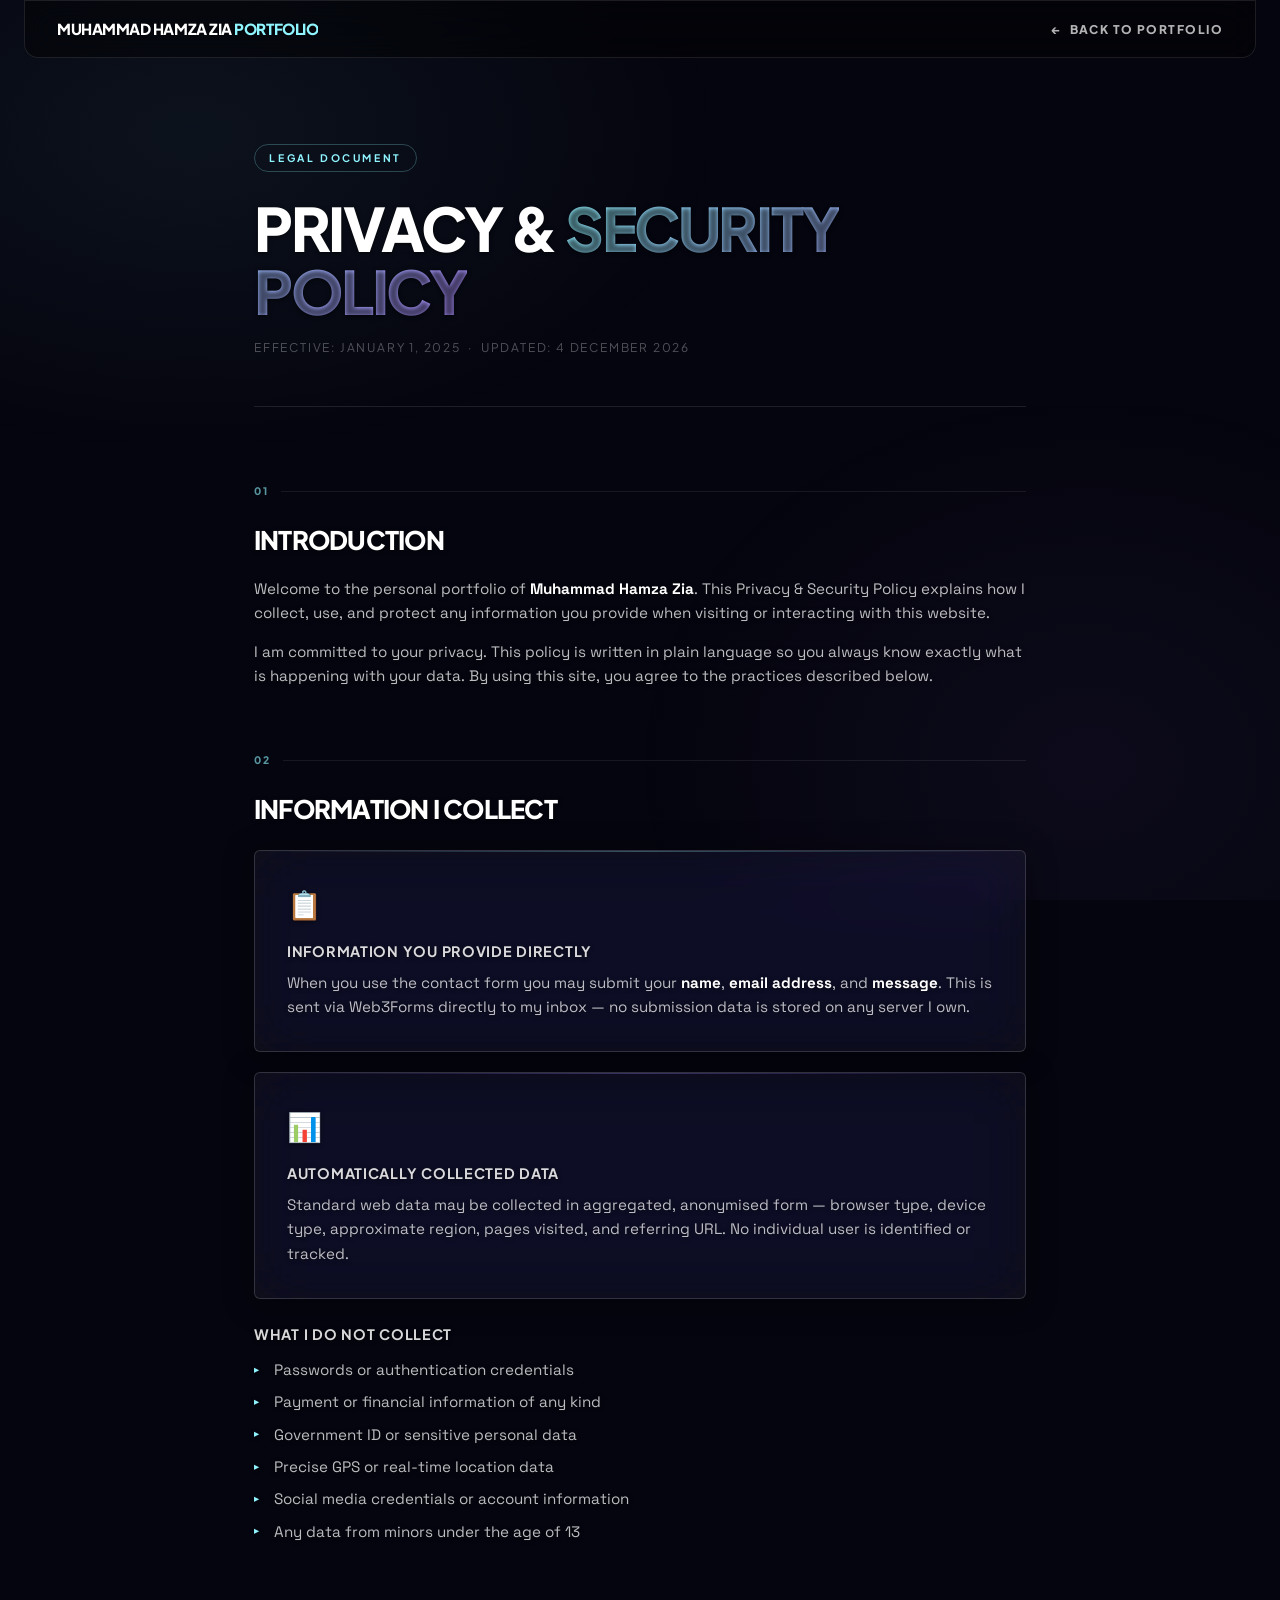
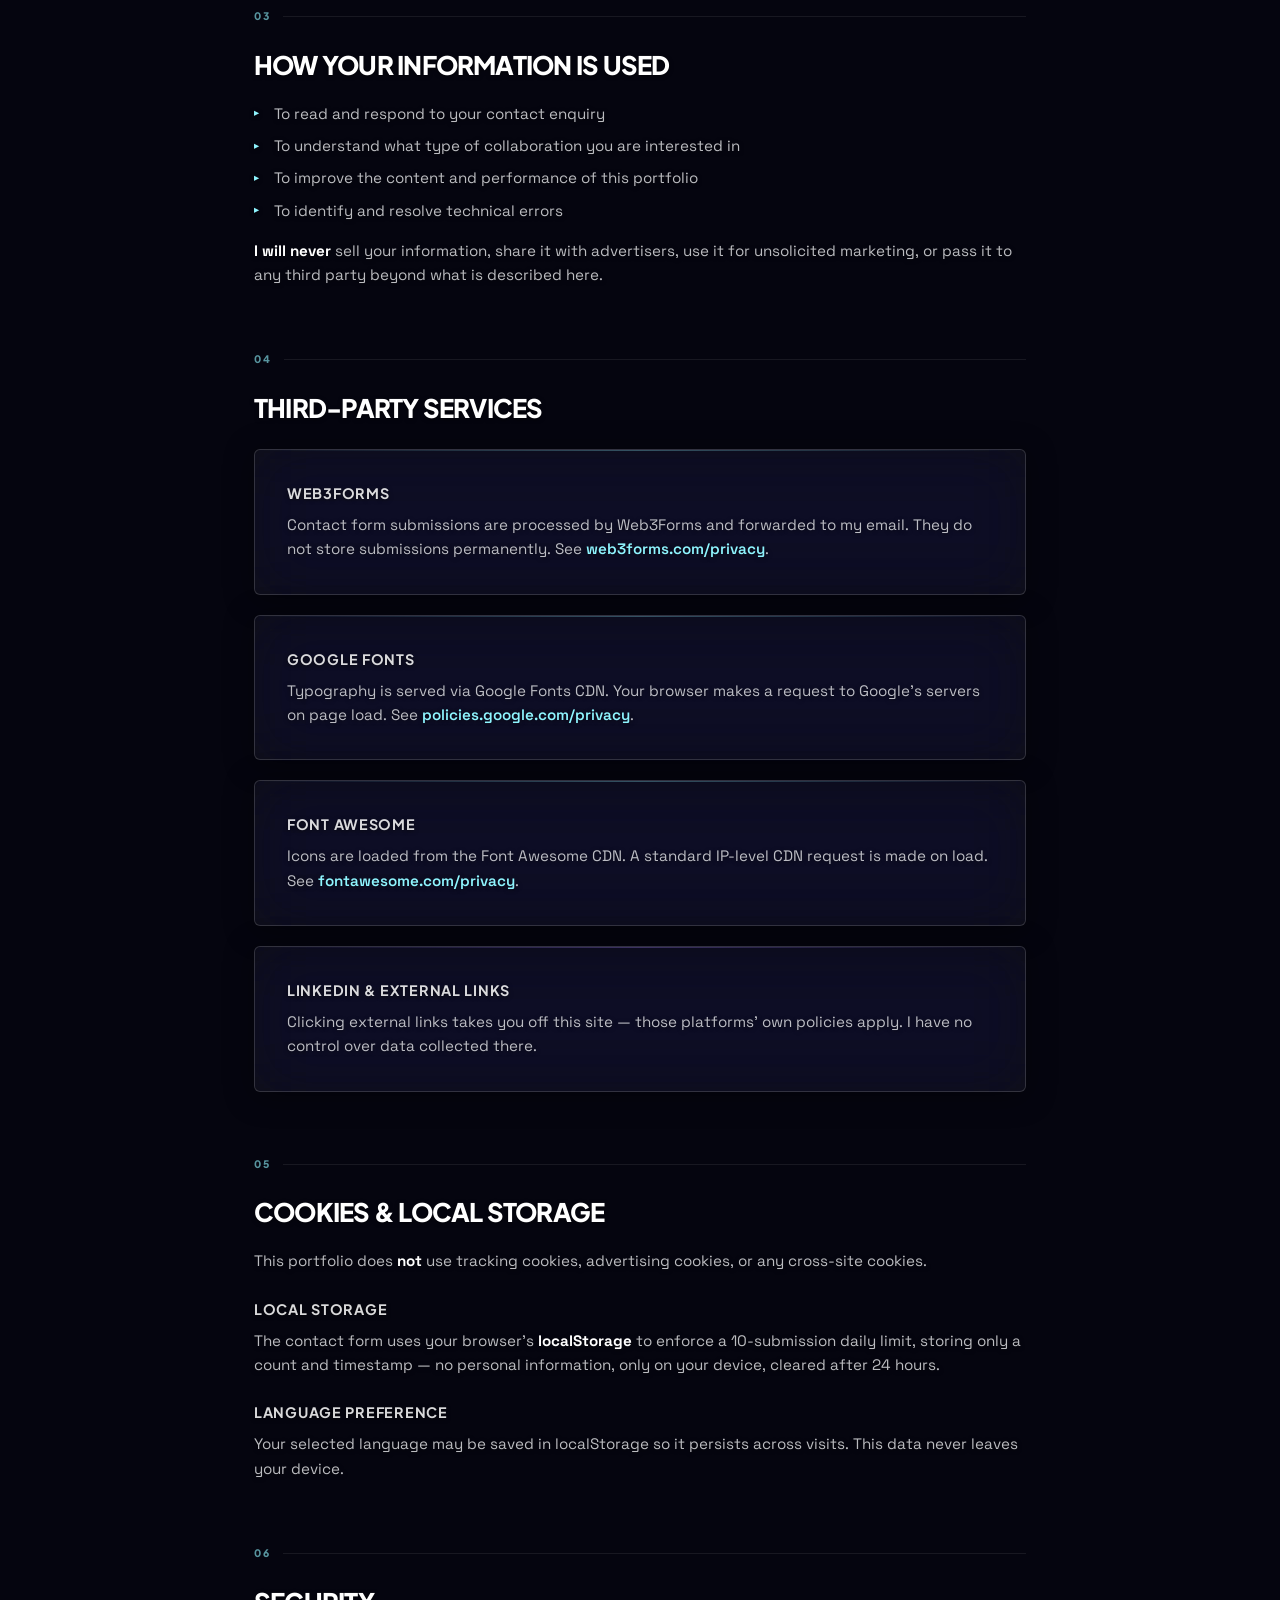
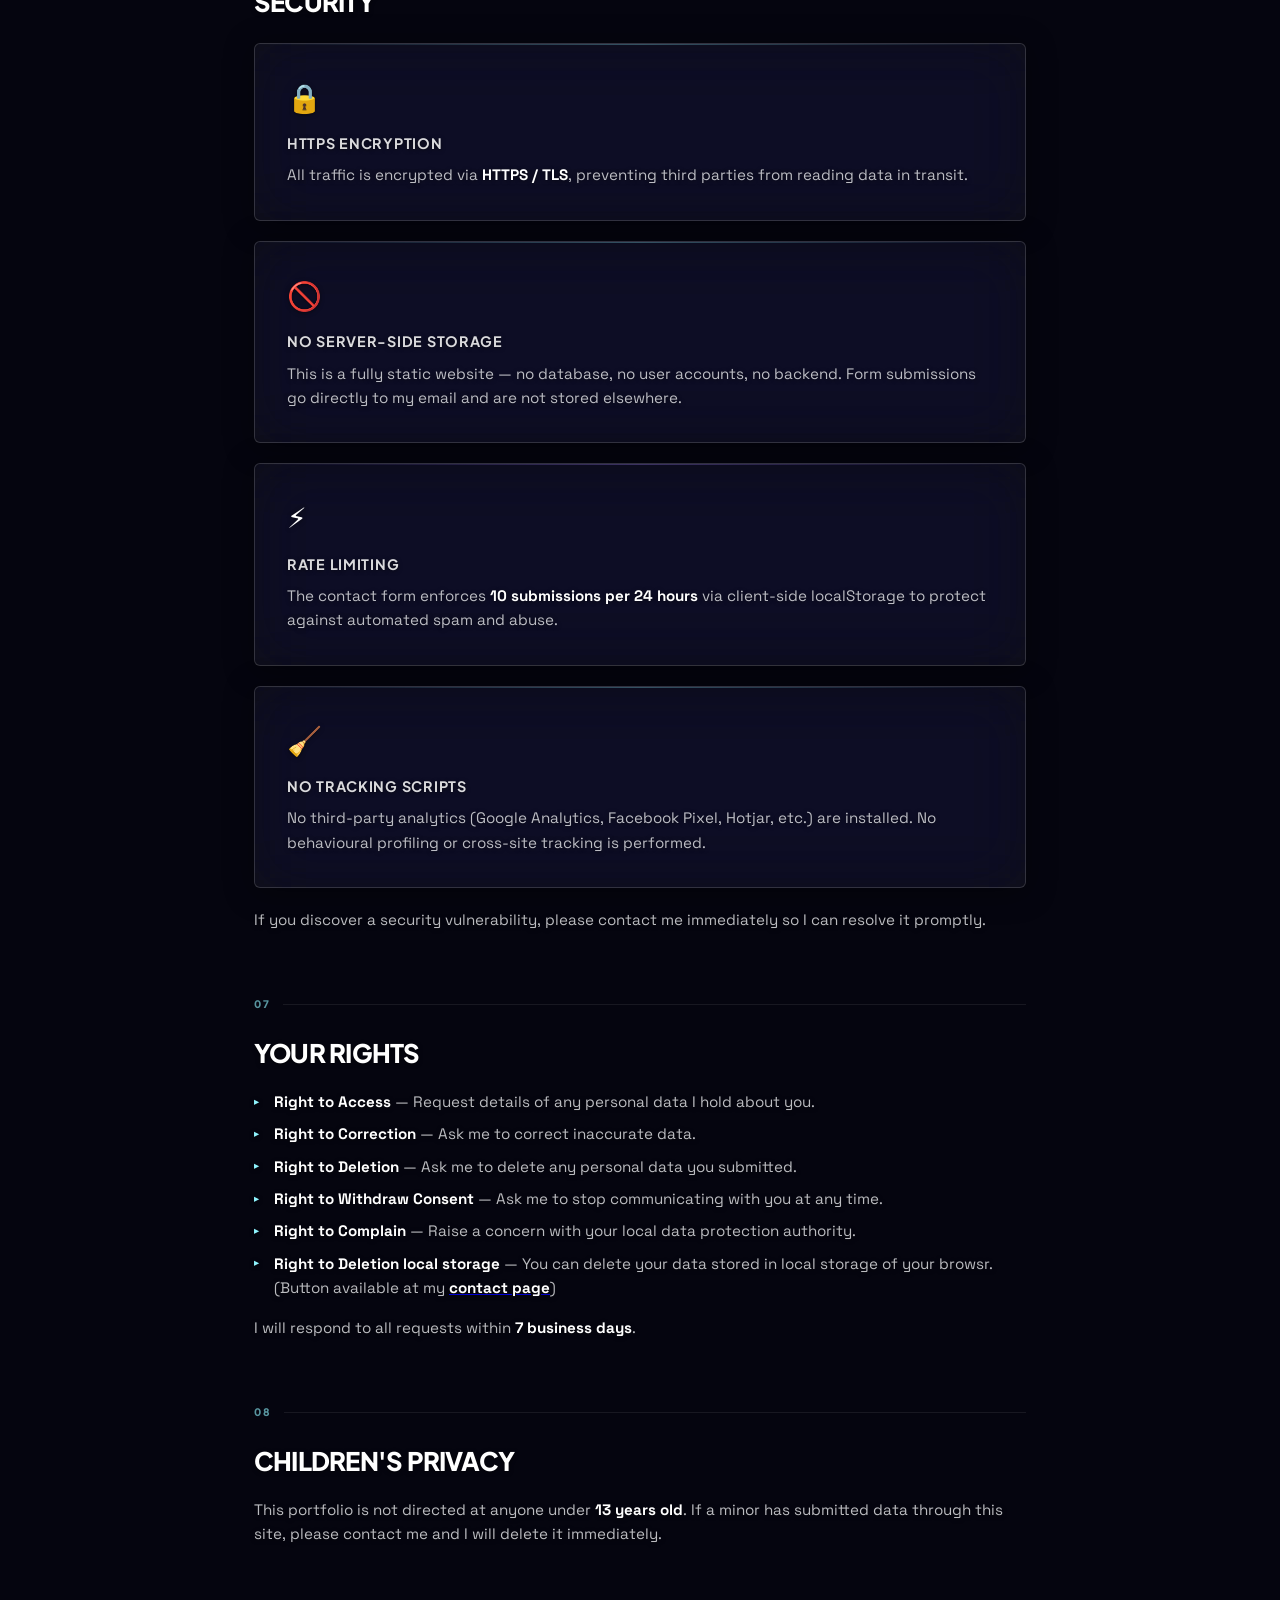
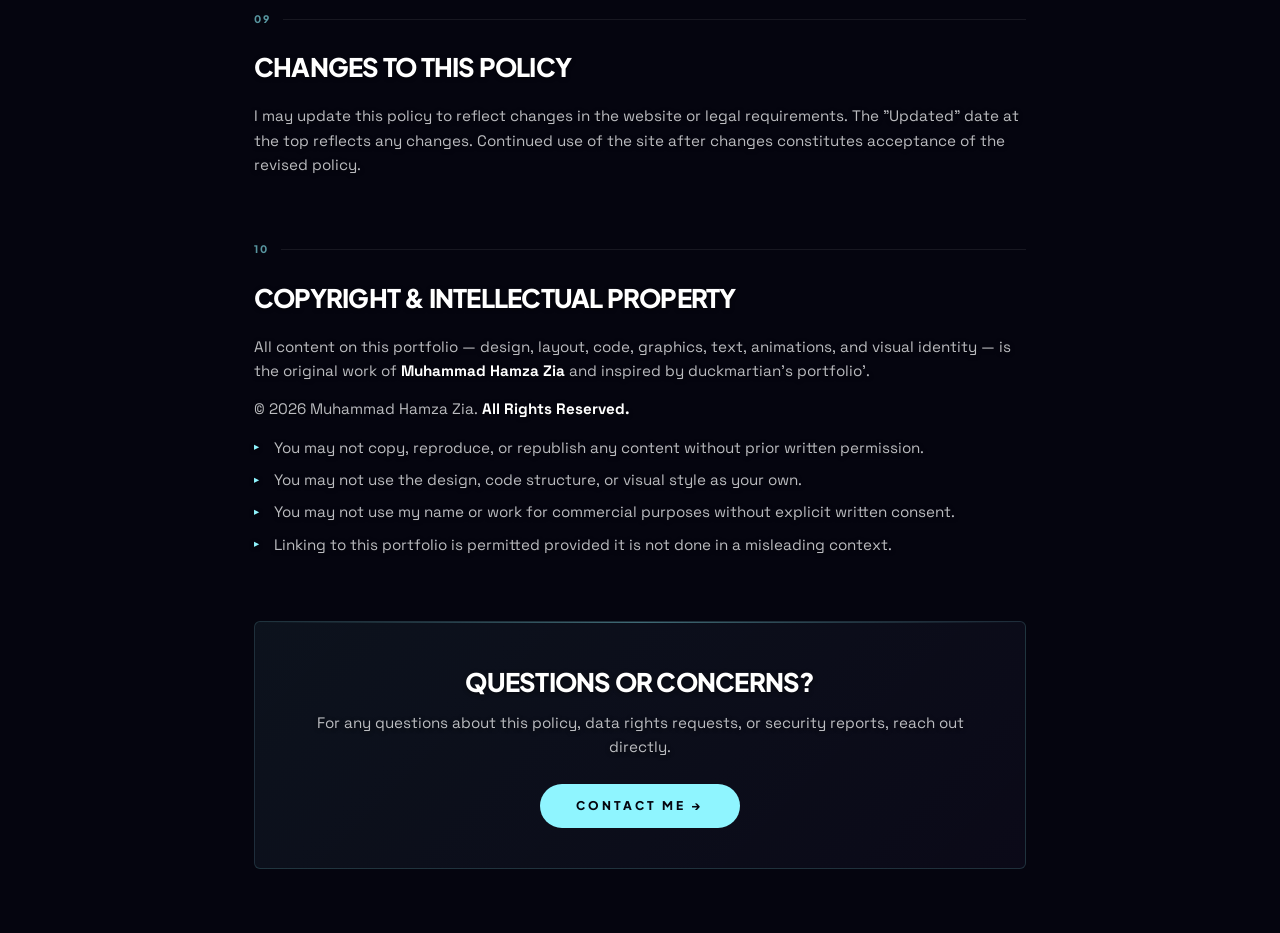
<file: privacy-policy.html>
﻿<!DOCTYPE html>
<html lang="en">
<head>
    <meta charset="UTF-8" />
    <meta name="viewport" content="width=device-width, initial-scale=1.0" />
    <title>Privacy & Security Policy — Muhammad Hamza Zia</title>
    <meta name="description" content="Privacy and Security Policy for Muhammad Hamza Zia's Portfolio." />
    <meta name="robots" content="noindex, nofollow" />
    <link rel="preconnect" href="https://fonts.googleapis.com" />
    <link rel="preconnect" href="https://fonts.gstatic.com" crossorigin />
    <link href="https://fonts.googleapis.com/css2?family=Plus+Jakarta+Sans:wght@400;700;900&family=Space+Grotesk:wght@400;500;700&display=swap" rel="stylesheet" />
    <link rel="stylesheet" href="https://cdnjs.cloudflare.com/ajax/libs/font-awesome/6.5.0/css/all.min.css" />

    <style>
        :root {
            --bg: #05050f;
            --primary: #8ff5ff;
            --secondary: #ac89ff;
            --tertiary: #e9ffb9;
            --text: #ffffff;
            --dim: #f8fafc;
            --sans: 'Space Grotesk', system-ui, sans-serif;
            --headline: 'Plus Jakarta Sans', sans-serif;
            --card-bg: rgba(255,255,255,0.05);
            --card-border: rgba(255,255,255,0.25);
            --accent-glow: rgba(143,245,255,0.25);
        }

        *, *::before, *::after {
            box-sizing: border-box;
            margin: 0;
            padding: 0;
        }

        html {
            scroll-behavior: smooth;
        }

        body {
            background-color: var(--bg);
            color: var(--text);
            font-family: var(--sans);
            line-height: 1.6;
            overflow-x: hidden;
            text-shadow: 0 1px 4px rgba(0,0,0,0.6);
            -webkit-font-smoothing: antialiased;
        }

            body::before {
                content: '';
                position: fixed;
                inset: 0;
                background: radial-gradient(ellipse 70% 60% at 15% 15%, rgba(143,245,255,0.06) 0%, transparent 60%), radial-gradient(ellipse 60% 70% at 85% 85%, rgba(172,137,255,0.05) 0%, transparent 60%);
                pointer-events: none;
                z-index: 0;
            }

        /* ── Nav — exact from main portfolio ── */
        nav {
            position: fixed;
            left: 50%;
            transform: translateX(-50%);
            width: calc(100% - 3rem);
            max-width: 1680px;
            z-index: 100;
            display: flex;
            justify-content: space-between;
            align-items: center;
            padding: 1rem 2rem;
            background: rgba(0,0,0,0.4);
            backdrop-filter: blur(16px);
            -webkit-backdrop-filter: blur(16px);
            border: 1px solid rgba(255,255,255,0.1);
            border-radius: 0 0 14px 14px;
            top: 0;
        }

        .logo {
            font-family: var(--headline);
            font-weight: 900;
            font-size: clamp(0.7rem, 2vw, 0.95rem);
            letter-spacing: -0.03em;
            text-transform: uppercase;
            color: white;
            text-decoration: none;
            white-space: nowrap;
            overflow: hidden;
            text-overflow: ellipsis;
            max-width: 60%;
        }

            .logo span {
                color: var(--primary);
            }

        .nav-back {
            font-family: var(--headline);
            font-weight: 800;
            font-size: 0.75rem;
            letter-spacing: 0.12em;
            text-transform: uppercase;
            color: rgba(255,255,255,0.7);
            text-decoration: none;
            transition: all 0.3s cubic-bezier(0.23,1,0.32,1);
            display: flex;
            align-items: center;
            gap: 0.4rem;
            flex-shrink: 0;
            text-shadow: none;
        }

            .nav-back:hover {
                color: var(--primary);
                text-shadow: 0 0 10px var(--primary);
            }

            .nav-back::before {
                content: '←';
            }

        /* ── Page wrapper ── */
        .page-wrap {
            position: relative;
            z-index: 1;
            max-width: 900px;
            margin: 0 auto;
            padding: clamp(6rem, 12vw, 9rem) clamp(1.25rem, 5vw, 4rem) 0;
        }

        /* ── Hero ── */
        .page-hero {
            margin-bottom: clamp(3rem, 6vw, 5rem);
            padding-bottom: clamp(2rem, 4vw, 3rem);
            border-bottom: 1px solid rgba(255,255,255,0.1);
        }

        .label-tag {
            display: inline-block;
            font-family: var(--headline);
            font-size: 0.65rem;
            font-weight: 700;
            letter-spacing: 0.25em;
            text-transform: uppercase;
            color: var(--primary);
            border: 1px solid rgba(143,245,255,0.25);
            border-radius: 999px;
            padding: 0.3rem 0.9rem;
            margin-bottom: 1.5rem;
            text-shadow: none;
        }

        .page-hero h1 {
            font-family: var(--headline);
            font-weight: 900;
            font-size: clamp(2rem, 6vw, 3.75rem);
            letter-spacing: -0.04em;
            text-transform: uppercase;
            line-height: 1.05;
            margin-bottom: 1rem;
        }

            .page-hero h1 span {
                background: linear-gradient(135deg, var(--primary) 0%, var(--secondary) 100%);
                -webkit-background-clip: text;
                -webkit-text-fill-color: transparent;
                background-clip: text;
            }

        .page-hero .meta {
            font-size: 0.75rem;
            color: rgba(255,255,255,0.3);
            letter-spacing: 0.15em;
            text-transform: uppercase;
            font-family: var(--headline);
            text-shadow: none;
        }

        /* ── Section ── */
        .policy-section {
            margin-bottom: clamp(2.5rem, 5vw, 4rem);
        }

        .section-tag {
            display: flex;
            align-items: center;
            gap: 0.75rem;
            margin-bottom: 1.25rem;
        }

        .section-tag-num {
            font-family: var(--headline);
            font-weight: 900;
            font-size: 0.65rem;
            letter-spacing: 0.2em;
            color: var(--primary);
            opacity: 0.6;
            text-shadow: none;
        }

        .section-tag-rule {
            flex: 1;
            height: 1px;
            background: rgba(255,255,255,0.08);
        }

        h2 {
            font-family: var(--headline);
            font-weight: 900;
            font-size: clamp(1.1rem, 3vw, 1.6rem);
            letter-spacing: -0.03em;
            text-transform: uppercase;
            color: white;
            margin-bottom: 1rem;
        }

        h3 {
            font-family: var(--headline);
            font-weight: 700;
            font-size: 0.9rem;
            letter-spacing: 0.05em;
            text-transform: uppercase;
            color: rgba(255,255,255,0.85);
            margin: 1.5rem 0 0.5rem;
        }

        p {
            font-size: 0.95rem;
            color: rgba(248,250,252,0.75);
            margin-bottom: 0.875rem;
        }

            p:last-child {
                margin-bottom: 0;
            }

        strong {
            color: white;
            font-weight: 700;
        }

        .highlight {
            color: var(--primary);
            font-weight: 600;
        }

        ul {
            list-style: none;
            padding: 0;
            margin: 0.75rem 0 1rem;
            display: flex;
            flex-direction: column;
            gap: 0.5rem;
        }

            ul li {
                font-size: 0.95rem;
                color: rgba(248,250,252,0.75);
                padding-left: 1.25rem;
                position: relative;
            }

                ul li::before {
                    content: '▸';
                    position: absolute;
                    left: 0;
                    color: var(--primary);
                    font-size: 0.65rem;
                    top: 0.35em;
                }

        /* ── Liquid cards — exact from main page ── */
        .liquid-card {
            background: rgba(255,255,255,0.04);
            border: 1px solid rgba(255,255,255,0.15);
            backdrop-filter: blur(30px) saturate(2.5);
            -webkit-backdrop-filter: blur(30px) saturate(2.5);
            border-radius: 6px;
            padding: clamp(1.25rem, 3vw, 2rem);
            transition: all 0.5s cubic-bezier(0.23,1,0.32,1);
            position: relative;
            overflow: hidden;
            box-shadow: 0 4px 30px rgba(0,0,0,0.4);
            margin: 1.25rem 0;
        }

            .liquid-card::after {
                content: '';
                position: absolute;
                top: 0;
                left: 0;
                right: 0;
                height: 1px;
                background: linear-gradient(90deg, transparent, var(--primary), transparent);
                opacity: 0.3;
            }

            .liquid-card::before {
                content: '';
                position: absolute;
                top: -50%;
                left: -50%;
                width: 200%;
                height: 200%;
                background: radial-gradient(circle, rgba(143,245,255,0.05) 0%, transparent 70%);
                opacity: 0;
                transition: opacity 0.4s;
                pointer-events: none;
            }

            .liquid-card:hover {
                border-color: var(--primary);
                transform: translateY(-4px) scale(1.01);
                box-shadow: 0 20px 40px rgba(0,0,0,0.4), 0 0 20px rgba(143,245,255,0.1);
            }

                .liquid-card:hover::before {
                    opacity: 1;
                }

        .card-secondary::after {
            background: linear-gradient(90deg, transparent, var(--secondary), transparent);
        }

        .card-icon {
            font-size: 1.75rem;
            margin-bottom: 0.75rem;
            display: block;
        }

        .liquid-card h3 {
            margin-top: 0;
        }

        /* ── Contact CTA ── */
        .contact-block {
            background: linear-gradient(135deg, rgba(143,245,255,0.06), rgba(172,137,255,0.04));
            border: 1px solid rgba(143,245,255,0.15);
            border-radius: 6px;
            padding: clamp(1.5rem, 4vw, 2.5rem);
            margin: 3rem 0 4rem;
            text-align: center;
            position: relative;
            overflow: hidden;
        }

            .contact-block::before {
                content: '';
                position: absolute;
                top: 0;
                left: 0;
                right: 0;
                height: 1px;
                background: linear-gradient(90deg, transparent, var(--primary), transparent);
                opacity: 0.4;
            }

            .contact-block h2 {
                margin-bottom: 0.5rem;
            }

            .contact-block p {
                margin-bottom: 1.5rem;
            }

            .contact-block a {
                display: inline-block;
                font-family: var(--headline);
                font-weight: 900;
                font-size: 0.75rem;
                letter-spacing: 0.25em;
                text-transform: uppercase;
                color: var(--bg);
                background: var(--primary);
                padding: 0.8rem 2.25rem;
                border-radius: 999px;
                text-decoration: none;
                transition: opacity 0.2s, transform 0.2s;
                text-shadow: none;
            }

                .contact-block a:hover {
                    opacity: 0.85;
                    transform: translateY(-2px);
                }

        hr {
            border: none;
            border-top: 1px solid rgba(255,255,255,0.08);
            margin: clamp(2rem, 4vw, 3.5rem) 0;
        }

       
        @media (max-width: 1023px) {
            nav {
                width: calc(100% - 2rem);
                padding: 0.85rem 1.5rem;
            }
        }

        @media (max-width: 768px) {
            nav {
                width: calc(100% - 1.5rem);
                padding: 0.75rem 1rem;
                border-radius: 0 0 14px 14px;
            }

            .logo {
                font-size: 0.72rem;
            }

            .nav-back {
                font-size: 0.65rem;
            }

            .page-wrap {
                padding-top: 5.5rem;
                padding-left: 1.25rem;
                padding-right: 1.25rem;
            }

            .liquid-card {
                padding: 1.25rem;
            }

            .contact-block {
                text-align: left;
                padding: 1.5rem;
            }

           

            
        }

        @media (max-width: 480px) {
            nav {
                width: calc(100% - 1rem);
                padding: 0.65rem 0.85rem;
            }

            .logo {
                font-size: 0.62rem;
            }

            .nav-back {
                font-size: 0.62rem;
            }

            .page-wrap {
                padding-left: 1rem;
                padding-right: 1rem;
            }

            h2 {
                font-size: 1rem;
            }

            p, ul li {
                font-size: 0.875rem;
            }

           

        }

        /* Galaxy Z Fold cover screen */
        @media (max-width: 360px) {
            nav {
                width: 100%;
                border-radius: 0;
                padding: 0.6rem 0.75rem;
            }

            .logo {
                font-size: 0.58rem;
                max-width: 50%;
            }

            .page-wrap {
                padding-left: 0.85rem;
                padding-right: 0.85rem;
                padding-top: 5rem;
            }

            .liquid-card {
                padding: 1rem;
            }

            .contact-block {
                padding: 1.25rem;
            }

                .contact-block a {
                    padding: 0.7rem 1.5rem;
                    font-size: 0.65rem;
                }

           
        }

        @media (max-height: 480px) and (orientation: landscape) {
            .page-wrap {
                padding-top: 4.5rem;
            }
        }
    </style>
</head>
<body>

    <nav>
        <a href="index.html" class="logo">MUHAMMAD HAMZA ZIA <span>PORTFOLIO</span></a>
        <a href="index.html" class="nav-back">Back to Portfolio</a>
    </nav>

    <main class="page-wrap">

        <div class="page-hero">
            <span class="label-tag">Legal Document</span>
            <h1>Privacy &amp; <span>Security Policy</span></h1>
            <p class="meta">Effective: January 1, 2025 &nbsp;·&nbsp; Updated: <span id="last-updated"></span></p>
        </div>

        <div class="policy-section">
            <div class="section-tag"><span class="section-tag-num">01</span><div class="section-tag-rule"></div></div>
            <h2>Introduction</h2>
            <p>Welcome to the personal portfolio of <strong>Muhammad Hamza Zia</strong>. This Privacy &amp; Security Policy explains how I collect, use, and protect any information you provide when visiting or interacting with this website.</p>
            <p>I am committed to your privacy. This policy is written in plain language so you always know exactly what is happening with your data. By using this site, you agree to the practices described below.</p>
        </div>

        <div class="policy-section">
            <div class="section-tag"><span class="section-tag-num">02</span><div class="section-tag-rule"></div></div>
            <h2>Information I Collect</h2>
            <div class="liquid-card">
                <span class="card-icon">📋</span>
                <h3>Information You Provide Directly</h3>
                <p>When you use the contact form you may submit your <strong>name</strong>, <strong>email address</strong>, and <strong>message</strong>. This is sent via Web3Forms directly to my inbox — no submission data is stored on any server I own.</p>
            </div>
            <div class="liquid-card card-secondary">
                <span class="card-icon">📊</span>
                <h3>Automatically Collected Data</h3>
                <p>Standard web data may be collected in aggregated, anonymised form — browser type, device type, approximate region, pages visited, and referring URL. No individual user is identified or tracked.</p>
            </div>
            <h3>What I Do NOT Collect</h3>
            <ul>
                <li>Passwords or authentication credentials</li>
                <li>Payment or financial information of any kind</li>
                <li>Government ID or sensitive personal data</li>
                <li>Precise GPS or real-time location data</li>
                <li>Social media credentials or account information</li>
                <li>Any data from minors under the age of 13</li>
            </ul>
        </div>

        <div class="policy-section">
            <div class="section-tag"><span class="section-tag-num">03</span><div class="section-tag-rule"></div></div>
            <h2>How Your Information is Used</h2>
            <ul>
                <li>To read and respond to your contact enquiry</li>
                <li>To understand what type of collaboration you are interested in</li>
                <li>To improve the content and performance of this portfolio</li>
                <li>To identify and resolve technical errors</li>
            </ul>
            <p><strong>I will never</strong> sell your information, share it with advertisers, use it for unsolicited marketing, or pass it to any third party beyond what is described here.</p>
        </div>

        <div class="policy-section">
            <div class="section-tag"><span class="section-tag-num">04</span><div class="section-tag-rule"></div></div>
            <h2>Third-Party Services</h2>
            <div class="liquid-card"><h3>Web3Forms</h3><p>Contact form submissions are processed by Web3Forms and forwarded to my email. They do not store submissions permanently. See <span class="highlight">web3forms.com/privacy</span>.</p></div>
            <div class="liquid-card"><h3>Google Fonts</h3><p>Typography is served via Google Fonts CDN. Your browser makes a request to Google's servers on page load. See <span class="highlight">policies.google.com/privacy</span>.</p></div>
            <div class="liquid-card"><h3>Font Awesome</h3><p>Icons are loaded from the Font Awesome CDN. A standard IP-level CDN request is made on load. See <span class="highlight">fontawesome.com/privacy</span>.</p></div>
            <div class="liquid-card card-secondary"><h3>LinkedIn &amp; External Links</h3><p>Clicking external links takes you off this site — those platforms' own policies apply. I have no control over data collected there.</p></div>
        </div>

        <div class="policy-section">
            <div class="section-tag"><span class="section-tag-num">05</span><div class="section-tag-rule"></div></div>
            <h2>Cookies &amp; Local Storage</h2>
            <p>This portfolio does <strong>not</strong> use tracking cookies, advertising cookies, or any cross-site cookies.</p>
            <h3>Local Storage</h3>
            <p>The contact form uses your browser's <strong>localStorage</strong> to enforce a 10-submission daily limit, storing only a count and timestamp — no personal information, only on your device, cleared after 24 hours.</p>
            <h3>Language Preference</h3>
            <p>Your selected language may be saved in localStorage so it persists across visits. This data never leaves your device.</p>
        </div>

        <div class="policy-section" id="security">
            <div class="section-tag"><span class="section-tag-num">06</span><div class="section-tag-rule"></div></div>
            <h2>Security</h2>
            <div class="liquid-card"><span class="card-icon">🔒</span><h3>HTTPS Encryption</h3><p>All traffic is encrypted via <strong>HTTPS / TLS</strong>, preventing third parties from reading data in transit.</p></div>
            <div class="liquid-card"><span class="card-icon">🚫</span><h3>No Server-Side Storage</h3><p>This is a fully static website — no database, no user accounts, no backend. Form submissions go directly to my email and are not stored elsewhere.</p></div>
            <div class="liquid-card card-secondary"><span class="card-icon">⚡</span><h3>Rate Limiting</h3><p>The contact form enforces <strong>10 submissions per 24 hours</strong> via client-side localStorage to protect against automated spam and abuse.</p></div>
            <div class="liquid-card"><span class="card-icon">🧹</span><h3>No Tracking Scripts</h3><p>No third-party analytics (Google Analytics, Facebook Pixel, Hotjar, etc.) are installed. No behavioural profiling or cross-site tracking is performed.</p></div>
            <p>If you discover a security vulnerability, please contact me immediately so I can resolve it promptly.</p>
        </div>

        <div class="policy-section">
            <div class="section-tag"><span class="section-tag-num">07</span><div class="section-tag-rule"></div></div>
            <h2>Your Rights</h2>
            <ul>
                <li><strong>Right to Access</strong> — Request details of any personal data I hold about you.</li>
                <li><strong>Right to Correction</strong> — Ask me to correct inaccurate data.</li>
                <li><strong>Right to Deletion</strong> — Ask me to delete any personal data you submitted.</li>
                <li><strong>Right to Withdraw Consent</strong> — Ask me to stop communicating with you at any time.</li>
                <li><strong>Right to Complain</strong> — Raise a concern with your local data protection authority.</li>
                <li><strong>Right to Deletion local storage</strong> — You can delete your data stored in local storage of your browsr.(Button available at my  <a href="contact.html" title="Goto Page"> <strong>contact page</strong></a>)</li>

            </ul>
            <p>I will respond to all requests within <strong>7 business days</strong>.</p>
        </div>

        <div class="policy-section">
            <div class="section-tag"><span class="section-tag-num">08</span><div class="section-tag-rule"></div></div>
            <h2>Children's Privacy</h2>
            <p>This portfolio is not directed at anyone under <strong>13 years old</strong>. If a minor has submitted data through this site, please contact me and I will delete it immediately.</p>
        </div>

        <div class="policy-section">
            <div class="section-tag"><span class="section-tag-num">09</span><div class="section-tag-rule"></div></div>
            <h2>Changes to This Policy</h2>
            <p>I may update this policy to reflect changes in the website or legal requirements. The "Updated" date at the top reflects any changes. Continued use of the site after changes constitutes acceptance of the revised policy.</p>
        </div>

        <div class="policy-section">
            <div class="section-tag"><span class="section-tag-num">10</span><div class="section-tag-rule"></div></div>
            <h2>Copyright &amp; Intellectual Property</h2>
            <p>All content on this portfolio — design, layout, code, graphics, text, animations, and visual identity — is the original work of <strong>Muhammad Hamza Zia</strong> and inspired by duckmartian's portfolio'.</p>
            <p>&copy; <span class="copy-year"></span> Muhammad Hamza Zia. <strong>All Rights Reserved.</strong></p>
            <ul>
                <li>You may not copy, reproduce, or republish any content without prior written permission.</li>
                <li>You may not use the design, code structure, or visual style as your own.</li>
                <li>You may not use my name or work for commercial purposes without explicit written consent.</li>
                <li>Linking to this portfolio is permitted provided it is not done in a misleading context.</li>
            </ul>
        </div>

        <div class="contact-block">
            <h2>Questions or Concerns?</h2>
            <p>For any questions about this policy, data rights requests, or security reports, reach out directly.</p>
            <a href="contact.html#contact">Contact Me →</a>
        </div>

    </main>

   

    <script>
        const year = new Date().getFullYear();
        document.querySelectorAll('.copy-year').forEach(el => el.textContent = year);
        const lu = document.getElementById('last-updated');
        if (lu) lu.textContent = new Date().toLocaleDateString('en-GB', { day: 'numeric', month: 'long', year: 'numeric' });
    </script>

</body>
</html>
</file>
